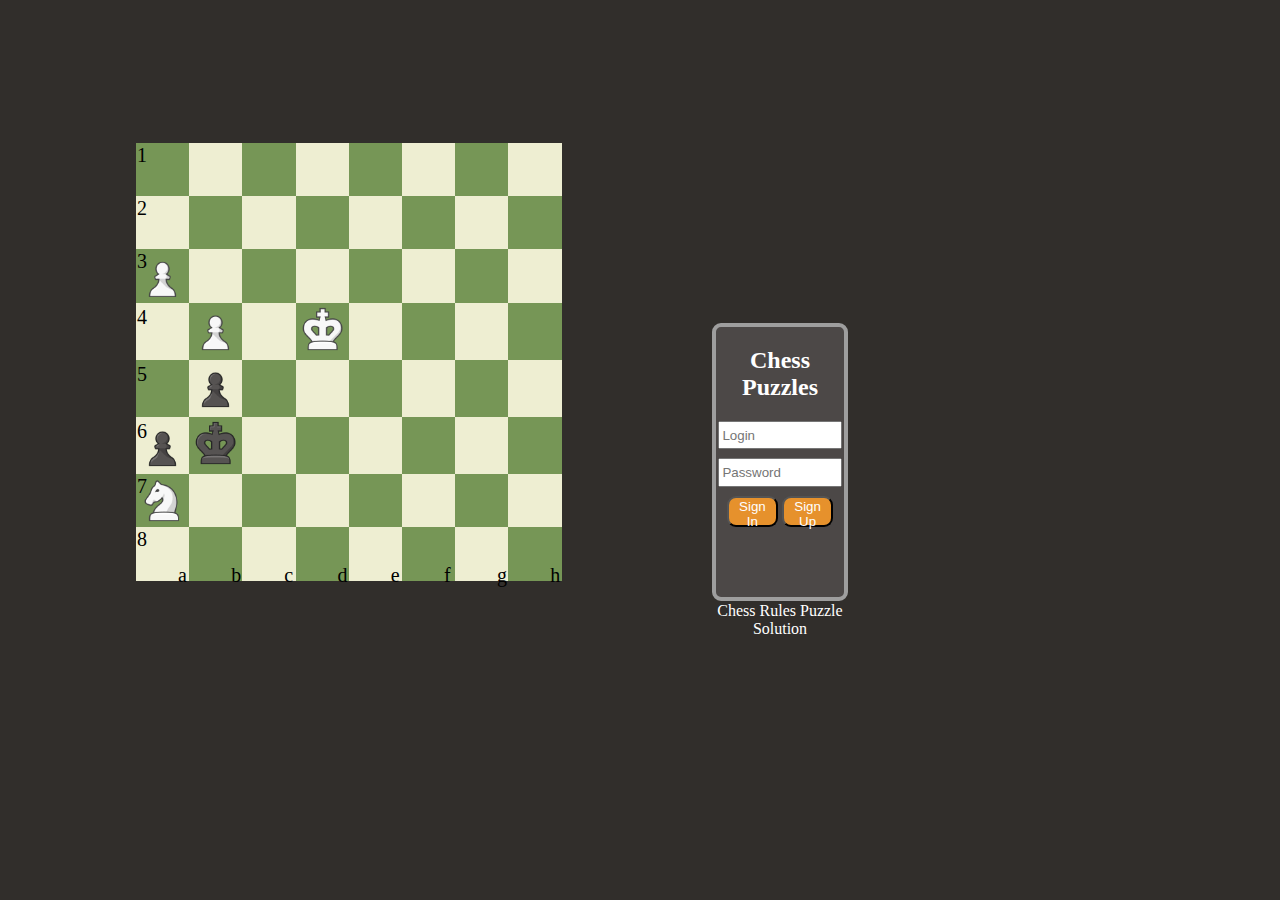
<file: Lab1/index.html>
<!DOCTYPE html>
<html lang="en" dir="ltr">
  <head>
    <meta charset="utf-8">
    <link rel="stylesheet" type="text/css" href="style.css">
    <title>Chess Puzzles</title>
  </head>
  <body>

    <div id="table">
    <table cellspacing="0">
      <tr>
        <td class="green"><div class="parent"><div class="let">1</div></div></td>
        <td class="white"></td>
        <td class="green"></td>
        <td class="white"></td>
        <td class="green"></td>
        <td class="white"></td>
        <td class="green"></td>
        <td class="white"></td>
      </tr>

      <tr>
        <td class="white"><div class="parent"><div class="let">2</div></div></td>
        <td class="green"></td>
        <td class="white"></td>
        <td class="green"></td>
        <td class="white"></td>
        <td class="green"></td>
        <td class="white"></td>
        <td class="green"></td>
      </tr>

      <tr>
        <td class="green"><div class="parent"><div class="let">3</div><img class="img" src="img/wp.png"></div></td>
        <td class="white"></td>
        <td class="green"></td>
        <td class="white"></td>
        <td class="green"></td>
        <td class="white"></td>
        <td class="green"></td>
        <td class="white"></td>
      </tr>

      <tr>
        <td class="white"><div class="parent"><div class="let">4</div></div></td>
        <td class="green"><img class="img" src="img/wp.png"></td>
        <td class="white"></td>
        <td class="green"><img class="img" src="img/wk.png"></td>
        <td class="white"></td>
        <td class="green"></td>
        <td class="white"></td>
        <td class="green"></td>
      </tr>

      <tr>
        <td class="green"><div class="parent"><div class="let">5</div></div></td>
        <td class="white"><img class="img" src="img/bp.png"></td>
        <td class="green"></td>
        <td class="white"></td>
        <td class="green"></td>
        <td class="white"></td>
        <td class="green"></td>
        <td class="white"></td>
      </tr>

      <tr>
        <td class="white"><div class="parent"><div class="let">6</div><img class="img" src="img/bp.png"></div></td>
        <td class="green"><img class="img" src="img/bk.png"></td>
        <td class="white"></td>
        <td class="green"></td>
        <td class="white"></td>
        <td class="green"></td>
        <td class="white"></td>
        <td class="green"></td>
      </tr>

      <tr>
        <td class="green"><div class="parent"><div class="let">7</div><img class="img" src="img/wn.png"></div></td>
        <td class="white"></td>
        <td class="green"></td>
        <td class="white"></td>
        <td class="green"></td>
        <td class="white"></td>
        <td class="green"></td>
        <td class="white"></td>
      </tr>

      <tr>
        <td class="white"><div class="parent"><div class="sumb">a</div><div class="let">8</div></div></td>
        <td class="green"><div class="parent"><div class="sumb">b</div></div></td>
        <td class="white"><div class="parent"><div class="sumb">c</div></div></td>
        <td class="green"><div class="parent"><div class="sumb">d</div></div></td>
        <td class="white"><div class="parent"><div class="sumb">e</div></div></td>
        <td class="green"><div class="parent"><div class="sumb">f</div></div></td>
        <td class="white"><div class="parent"><div class="sumb">g</div></div></td>
        <td class="green"><div class="parent"><div class="sumb">h</div></div></td>
      </tr>

    </table>
    </div>

    <div id="inputArea">
      <form id="form">
        <h2>Chess Puzzles</h2>
        <input id ="login" class="input" type="text" placeholder="Login" maxlength="20"><br>
        <input id="password" class="input" type="password" placeholder="Password" maxlength="20"><br>
        <button class="button" type="button">Sign In</button>
        <button class ="button" type="button">Sign Up</button><br>
        <div id="links">
          <a class="link" href="https://www.chess.com/uk/pravila-shakhi" target="_blank">Chess Rules</a>
          <a class="link"href="https://www.chess.com/puzzles/problem/484736" target="_blank">Puzzle Solution</a>
        </div>
      </form>
    </div>





  </body>
</html>
</file>
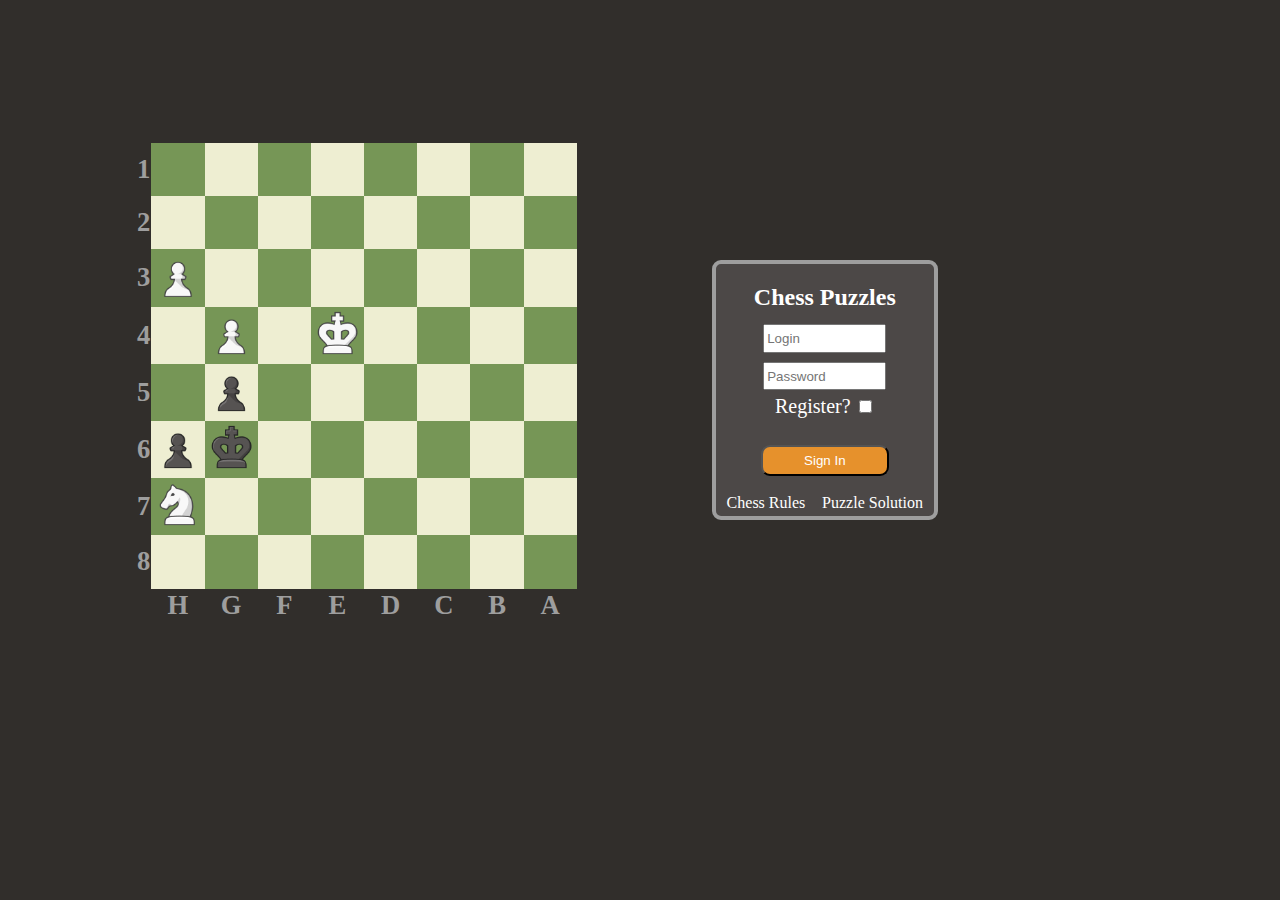
<file: Lab2/index.html>
<!DOCTYPE html>
<html lang="en" dir="ltr">
  <head>
    <meta charset="utf-8">

    <link rel="stylesheet" type="text/css" href="style.css">
    <title>Chess Puzzles</title>
  </head>
  <body>

    <div id="table">
    <table cellspacing="0">
      <tr>
        <th>1</th>
        <td class="green"></td>
        <td class="white"></td>
        <td class="green"></td>
        <td class="white"></td>
        <td class="green"></td>
        <td class="white"></td>
        <td class="green"></td>
        <td class="white"></td>
      </tr>

      <tr>
        <th>2</th>
        <td class="white"></td>
        <td class="green"></td>
        <td class="white"></td>
        <td class="green"></td>
        <td class="white"></td>
        <td class="green"></td>
        <td class="white"></td>
        <td class="green"></td>
      </tr>

      <tr>
        <th>3</th>
        <td class="green"><img class="img" src="img/wp.png"></td>
        <td class="white"></td>
        <td class="green"></td>
        <td class="white"></td>
        <td class="green"></td>
        <td class="white"></td>
        <td class="green"></td>
        <td class="white"></td>
      </tr>

      <tr>
        <th>4</th>
        <td class="white"></td>
        <td class="green"><img class="img" src="img/wp.png"></td>
        <td class="white"></td>
        <td class="green"><img class="img" src="img/wk.png"></td>
        <td class="white"></td>
        <td class="green"></td>
        <td class="white"></td>
        <td class="green"></td>
      </tr>

      <tr>
        <th>5</th>
        <td class="green"></td>
        <td class="white"><img class="img" src="img/bp.png"></td>
        <td class="green"></td>
        <td class="white"></td>
        <td class="green"></td>
        <td class="white"></td>
        <td class="green"></td>
        <td class="white"></td>
      </tr>

      <tr>
        <th>6</th>
        <td class="white"><img class="img" src="img/bp.png"></td>
        <td class="green"><img class="img" src="img/bk.png"></td>
        <td class="white"></td>
        <td class="green"></td>
        <td class="white"></td>
        <td class="green"></td>
        <td class="white"></td>
        <td class="green"></td>
      </tr>

      <tr>
        <th>7</th>
        <td class="green"><img class="img" src="img/wn.png"></td>
        <td class="white"></td>
        <td class="green"></td>
        <td class="white"></td>
        <td class="green"></td>
        <td class="white"></td>
        <td class="green"></td>
        <td class="white"></td>
      </tr>

      <tr>
        <th>8</th>
        <td class="white"></td>
        <td class="green"></td>
        <td class="white"></td>
        <td class="green"></td>
        <td class="white"></td>
        <td class="green"></td>
        <td class="white"></td>
        <td class="green"></td>
      </tr>

      <tr id="letters">
        <th class="letters"></th>
        <th class="letters">H</th>
        <th class="letters">G</th>
        <th class="letters">F</th>
        <th class="letters">E</th>
        <th class="letters">D</th>
        <th class="letters">C</th>
        <th class="letters">B</th>
        <th class="letters">A</th>
      </tr>

    </table>
    </div>

    <div id="inputArea">
      <form id="form" method="GET" name="myForm">
        <h2>Chess Puzzles</h2>

        <input id="login" class="input" type="text" name="login" placeholder="Login" minlength="6" maxlength="20" required><br>
        <input id="password" class="input" type="password" name="password" placeholder="Password" minlength="6" maxlength="20" required><br>

        <label id="regText"for="checkbox">Register?</label>
        <input id="checkbox" type="checkbox" name="registerChecked" value="on" onchange="hideOrShow()"><br>
        <div id="signUpArea">

          <hr><label for="levelArea" id ="levelText">Level:</label>

          <div id="userLevel" class="radio-item">
            <input id="beginner" class="radio" type="radio" name="userLevel" value="beginner">
            <label class="textRadio" for="beginner">Beginner</label>
            <input id="intermediate" class="radio" type="radio" name="userLevel" value="intermediate">
            <label class="textRadio" for="intermediate">Intermediate</label>
            <input id="pro" type="radio" class="radio" name="userLevel" value="pro">
            <label class="textRadio" for="pro">Pro</label><br>
          </div>

          <label id="describe" for="textarea">Describe your chess idea:</label><br>
          <textarea id="textarea" name="describe"></textarea><br>
          <input id="country" list="countryList" name="country" placeholder="Country">
          <datalist id="countryList">
            <option value="Ukraine"></option>
            <option value="Germany"></option>
            <option value="Russia"></option>
            <option value="Poland"></option>
          </datalist>
        </div>

      <br><button id="signIn" class="button" type="submit" onclick="authorize()">Sign In</button>
      <button id="signUp" class ="button" type="submit" onclick="register()">Sign Up</button><br>
      <a id="rulLink" class="link" href="https://www.chess.com/uk/pravila-shakhi" target="_blank">Chess Rules</a>
      <a id="puzLink" class="link" href="https://www.chess.com/puzzles/problem/484736" target="_blank">Puzzle Solution</a>
    </form>
  </div>

    <script type="text/javascript" src="script.js"></script>

  </body>
</html>
</file>
<file: Lab1/style.css>
#inputArea{
  border: 4px solid #9e9e9e;
  position: absolute;
  border-radius: 1vh;
  text-align: center;
  background-color: #4c4847;
  margin-top: 35vh;
  margin-left: 55vw;
  width: 10vw;
  height: 30vh;
}

.let {
  width: 4vw;
  height: 4vw;
  position:absolute;
}

.sumb {
  position: absolute;
  margin-top: 2.8vw;
  margin-left: 3.2vw;
}

.parent{
  position:relative;
  width: 4vw;
  height: 4vw;
  font-size: 20px;
}

#login{
  width: 9vw;
  height: 2.5vh;
}

#password{
  width: 9vw;
  height: 2.5vh;
  margin-top: 1vh;
}

.button{
  color: white;
  background-color: #e6912c;
  height: 3.5vh;
  width: 4vw;
  border-radius: 1vh;
  margin-top: 1vh;
}

.button:hover{
  cursor: pointer;
  background-color: #aa630e;
}


#links{
  padding-top: 8vh;
}

.link{
  color: white;
}

body{
  background-color: #312e2b;
}

tr{
  width: 4vw;
  height: 4vw;
}

td{
  width: 4vw;
  height: 4vw;
}

th{
  color: #9e9e9e;
  font-size: 20pt;
  text-align: center;
}

.letters{
  height: 4px;
  text-align: center;
}

#letters{
  height: 2vw;
}

#table{
  margin-top: 15vh;
  margin-left: 10vw;
  position: absolute;
  width: 50vw;
}

.green{
  background-color: #769656;
}

.white{
  background-color: #eeeed2;
}

#red{
  background-color: red;
}

.img{
  width: 4vw;
  height: 4vw;
}

.img:hover{
    cursor: grab;
}

h2{
  color: white;
}

.evenNum{
  font-size: 18pt;
  color: #eeeed2;
}

.oddNum{
  font-size: 18pt;
  color: #769656;
}

a{
  text-decoration: none;
}
</file>
<file: Lab2/style.css>
#inputArea{
  align-items: center;
  border: 4px solid #9e9e9e;
  position: absolute;
  border-radius: 1vh;
  text-align: center;
  background-color: #4c4847;
  margin-top: 28vh;
  margin-left: 55vw;
  width: 17vw;
  height: 28vh;
}

#login{
  width: 9vw;
  height: 2.5vh;
}

#password{
  width: 9vw;
  height: 2.5vh;
  margin-top: 1vh;
  margin-bottom: 0.5vh;
}

.button{
  color: white;
  background-color: #e6912c;
  height: 3.5vh;
  width: 10vw;
  border-radius: 1vh;
  margin-bottom: 2vh;
  margin-top: 1vh;
}

.button:hover{
  cursor: pointer;
  background-color: #aa630e;
}

.link{
  color: white;
  text-decoration: none;
}

body{
  background-color: #312e2b;
}

#rulLink{
  margin-left: 0vw;
}

#puzLink{
  margin-left: 1vw;
}

tr{
  width: 4vw;
  height: 4vw;
}

td{
  width: 4vw;
  height: 4vw;
}

td:hover{
    outline: 3px solid #69c548;
    cursor: pointer;
}

th{
  color: #9e9e9e;
  font-size: 20pt;
  text-align: center;
}

.letters{
  height: 4px;
  text-align: center;
}

#letters{
  height: 2vw;
}

#table{
  margin-top: 15vh;
  margin-left: 10vw;
  position: absolute;
  width: 50vw;
}

.green{
  background-color: #769656;
}

.white{
  background-color: #eeeed2;
}

#red{
  background-color: red;
}

.img{
  width: 4vw;
  height: 4vw;
}

.img:hover{
    cursor: grab;
}

h2{
  color: white;
  margin-bottom: 1.5vh;
}

.evenNum{
  font-size: 18pt;
  color: #eeeed2;
}

.oddNum{
  font-size: 18pt;
  color: #769656;
}

#levelText{
  color: white;
  font-size: 17pt;
}

.textRadio{
  color: white;
}

#userLevel{
  margin-top: 0.4vh;
  margin-bottom: 1vh;
}

#describe{
  margin-top: 3vh;
  color: white;
  font-size: 16pt;
}

#textarea{
  width: 14vw;
  height: 6vh;
  margin-bottom: 1vh;
  resize: none;
}

 #country{
   margin-top: 0vh;
 }

.radio:hover{
  cursor: pointer;
}

#hiddenArea{
  width: 14vw;
  height: 2vh;
  resize: none;
}

.textRadio{
  cursor: pointer;
}

.radio:checked + label{
 color: #bbbbbb;
}

#regText{
  color: white;
  font-size: 15pt;
}


#signUpArea{
  display: none;
}

#signUp{
  display: none;
}

hr{
  background-color: #9e9e9e;
  height: 4px;
  border: 0;
}
</file>
